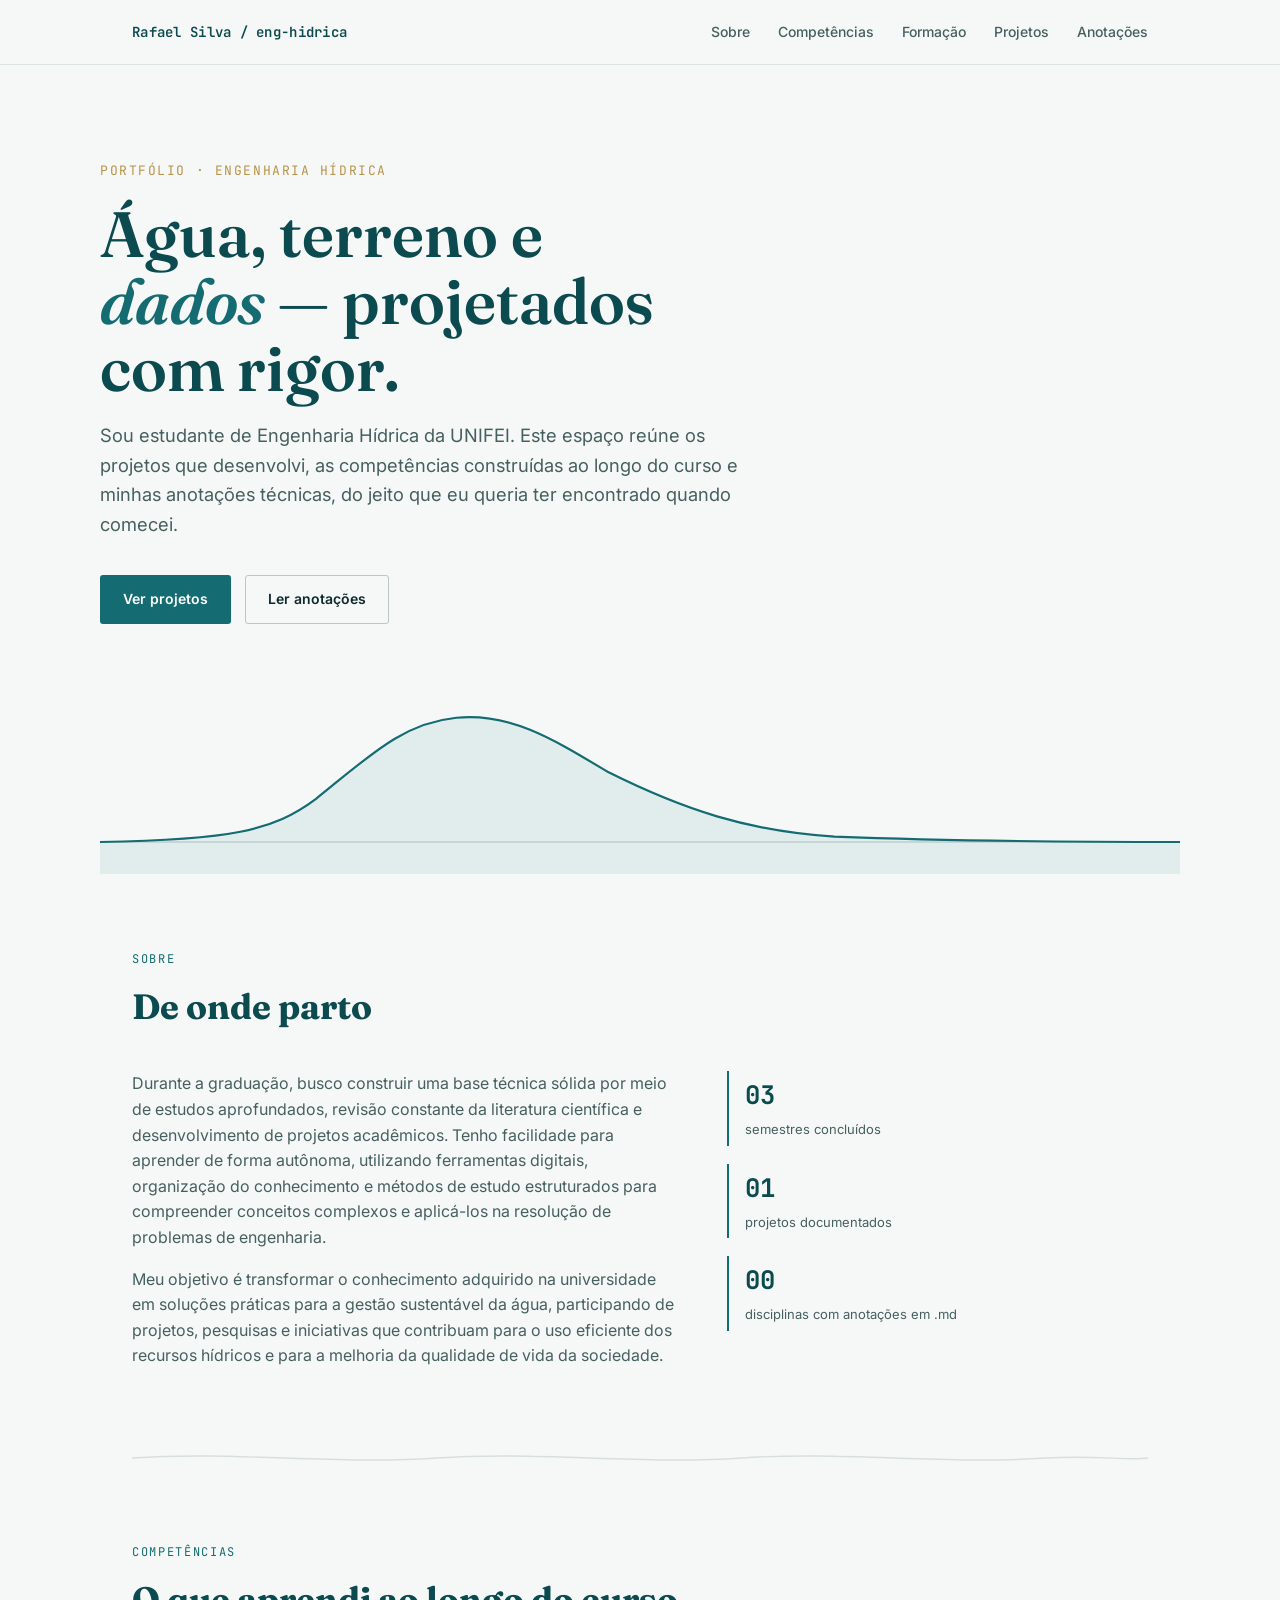
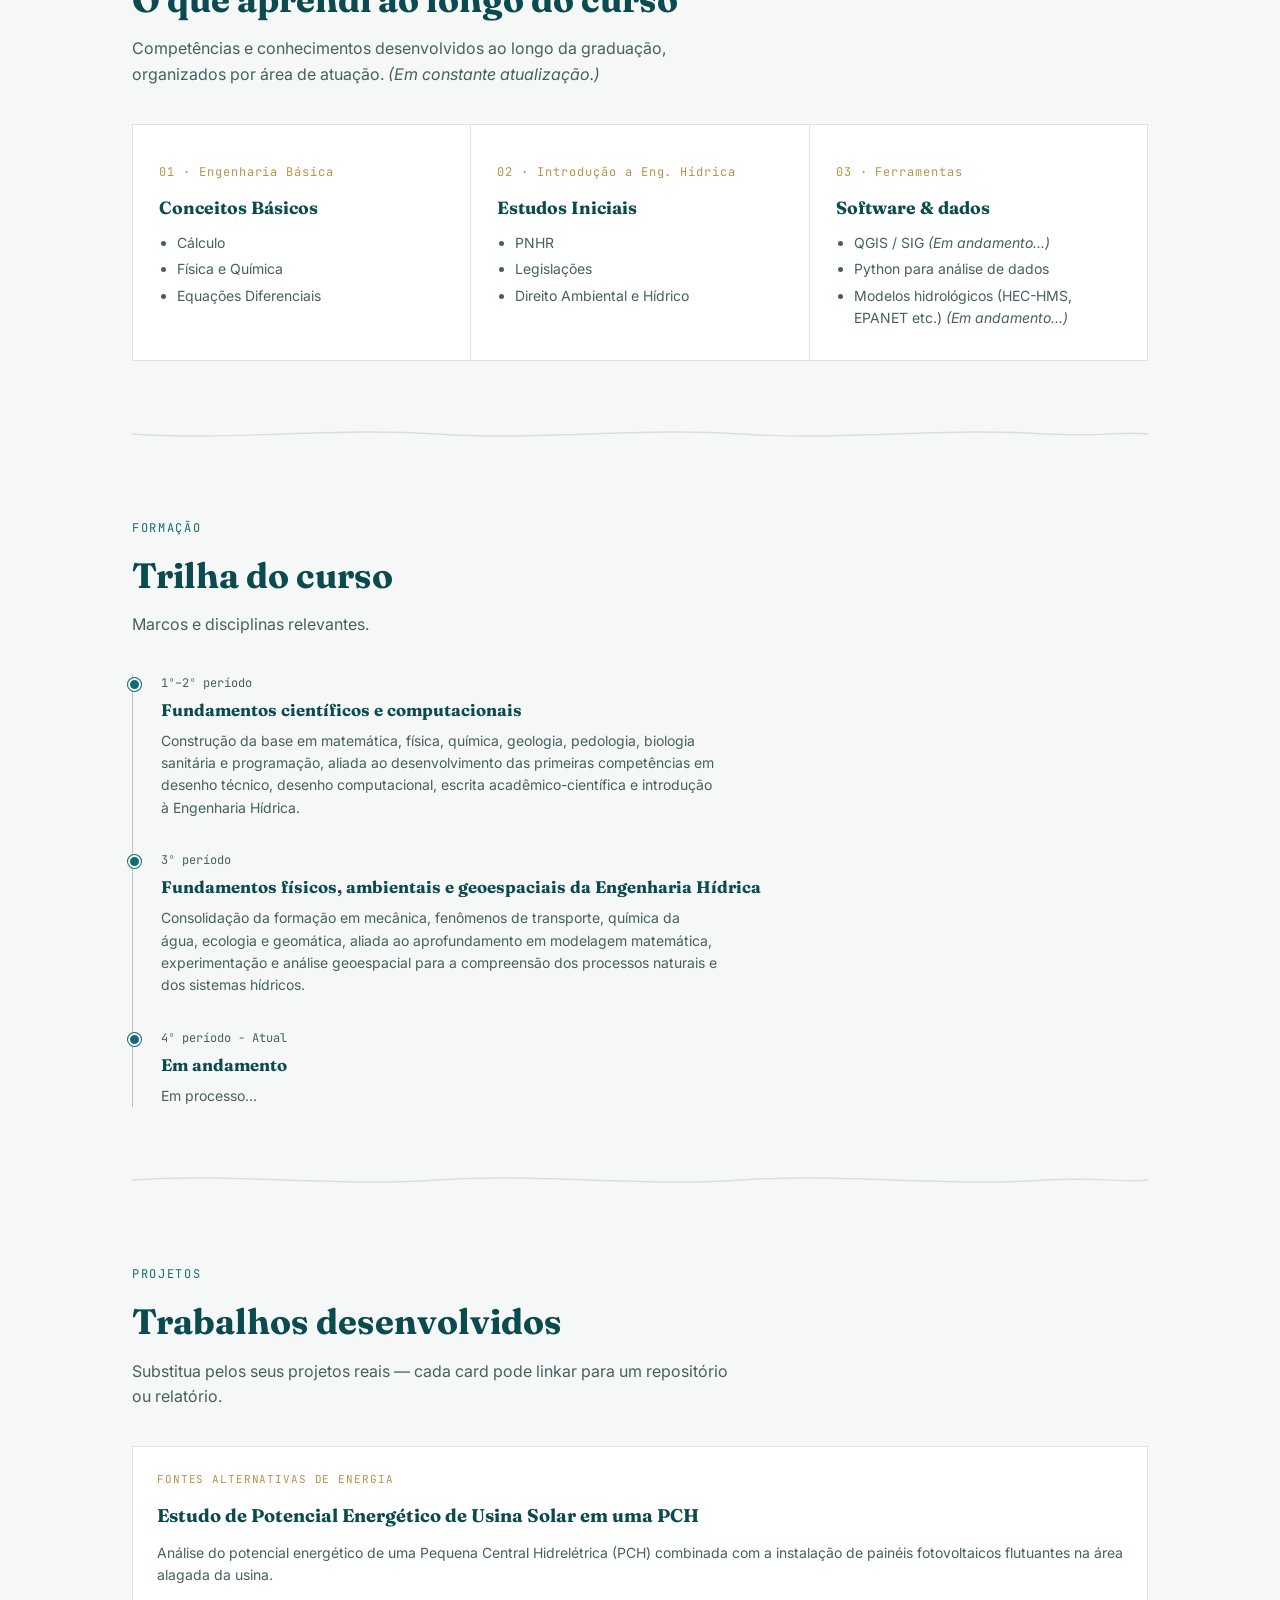
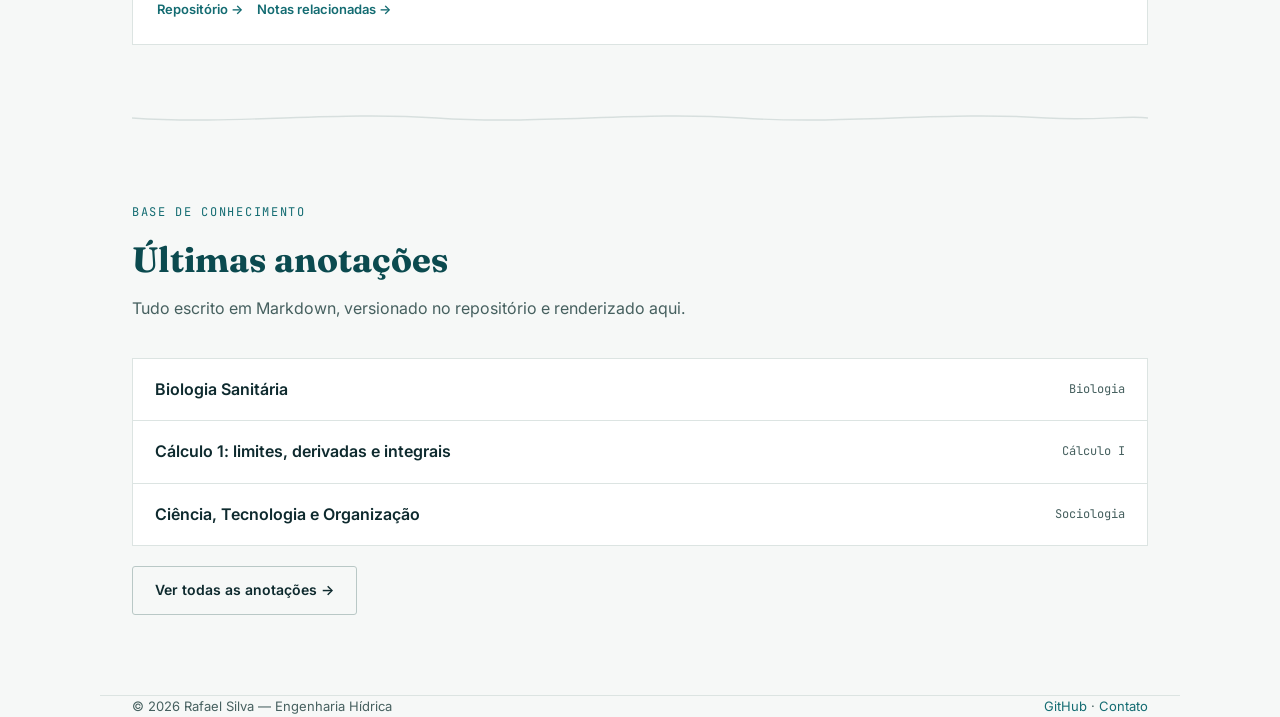
<file: index.html>
<!DOCTYPE html>
<html lang="pt-BR">
<head>
<meta charset="UTF-8">
<meta name="viewport" content="width=device-width, initial-scale=1.0">
<title>Seu Nome — Engenharia Hídrica</title>
<meta name="description" content="Portfólio de engenharia hídrica: projetos, competências e anotações de curso.">
<link rel="preconnect" href="https://fonts.googleapis.com">
<link href="https://fonts.googleapis.com/css2?family=Fraunces:ital,wght@0,500;0,600;1,500&family=Inter:wght@400;500;600;700&family=JetBrains+Mono:wght@400;600&display=swap" rel="stylesheet">
<link rel="stylesheet" href="css/style.css">
</head>
<body>

<nav class="nav">
  <div class="wrap">
    <a href="#" class="nav-brand">Rafael Silva / eng-hidrica</a>
    <ul class="nav-links">
      <li><a href="#sobre">Sobre</a></li>
      <li><a href="#competencias">Competências</a></li>
      <li><a href="#formacao">Formação</a></li>
      <li><a href="#projetos">Projetos</a></li>
      <li><a href="notes.html">Anotações</a></li>
    </ul>
  </div>
</nav>

<header class="hero wrap">
  <p class="hero-eyebrow">Portfólio · Engenharia Hídrica</p>
  <h1>Água, terreno e <em>dados</em> — projetados com rigor.</h1>
  <p class="lede">Sou estudante de Engenharia Hídrica da UNIFEI. Este espaço reúne os projetos que desenvolvi,
  as competências construídas ao longo do curso e minhas anotações técnicas, do jeito que eu queria ter encontrado quando comecei.</p>
  <div class="hero-actions">
    <a class="btn btn-primary" href="#projetos">Ver projetos</a>
    <a class="btn btn-ghost" href="notes.html">Ler anotações</a>
  </div>

  <!-- Signature element: an animated hydrograph (discharge curve), the
       defining chart of hydrology, drawn once on load. -->
  <svg class="hydrograph" viewBox="0 0 1000 180" preserveAspectRatio="none" aria-hidden="true">
    <line class="baseline" x1="0" y1="150" x2="1000" y2="150"/>
    <path class="fill" d="M0,150 C120,148 160,140 200,110 C250,70 280,40 330,35 C380,30 420,55 470,85 C540,120 600,140 680,145 C760,148 860,150 1000,150 L1000,180 L0,180 Z"/>
    <path class="curve" d="M0,150 C120,148 160,140 200,110 C250,70 280,40 330,35 C380,30 420,55 470,85 C540,120 600,140 680,145 C760,148 860,150 1000,150"/>
  </svg>
</header>

<main class="wrap">

  <section id="sobre">
    <div class="section-head">
      <p class="eyebrow">Sobre</p>
      <h2 class="section-title">De onde parto</h2>
    </div>
    <div class="about-grid">
      <div>
        <p>Durante a graduação, busco construir uma base técnica sólida por meio de estudos aprofundados, revisão constante da literatura científica e desenvolvimento de projetos acadêmicos. Tenho facilidade para aprender de forma autônoma, utilizando ferramentas digitais, organização do conhecimento e métodos de estudo estruturados para compreender conceitos complexos e aplicá-los na resolução de problemas de engenharia.</p>

        <p>Meu objetivo é transformar o conhecimento adquirido na universidade em soluções práticas para a gestão sustentável da água, participando de projetos, pesquisas e iniciativas que contribuam para o uso eficiente dos recursos hídricos e para a melhoria da qualidade de vida da sociedade.</p>
      </div>
      <div class="stat-list">
        <div class="stat"><span class="n">03</span><span class="l">semestres concluídos</span></div>
        <div class="stat"><span class="n">01</span><span class="l">projetos documentados</span></div>
        <div class="stat"><span class="n">00</span><span class="l">disciplinas com anotações em .md</span></div>
      </div>
    </div>
  </section>

  <svg class="flow-divider" viewBox="0 0 1000 18" preserveAspectRatio="none" aria-hidden="true">
    <path d="M0,9 C100,2 200,16 300,9 C400,2 500,16 600,9 C700,2 800,16 900,9 C950,6 980,12 1000,9"/>
  </svg>

  <section id="competencias">
    <div class="section-head">
      <p class="eyebrow">Competências</p>
      <h2 class="section-title">O que aprendi ao longo do curso</h2>
      <p class="section-sub">Competências e conhecimentos desenvolvidos ao longo da graduação, organizados por área de atuação. <i>(Em constante atualização.)</i></p>
    </div>
    <div class="skills-grid">
      <div class="skill-card">
        <p class="k">01 · Engenharia Básica</p>
        <h3>Conceitos Básicos</h3>
        <ul>
          <li>Cálculo</li>
          <li>Física e Química</li>
          <li>Equações Diferenciais</li>
        </ul>
      </div>
      <div class="skill-card">
        <p class="k">02 · Introdução a Eng. Hídrica</p>
        <h3>Estudos Iniciais</h3>
        <ul>
          <li>PNHR</li>
          <li>Legislações</li>
          <li>Direito Ambiental e Hídrico</li>
        </ul>
      </div>
      <div class="skill-card">
        <p class="k">03 · Ferramentas</p>
        <h3>Software &amp; dados</h3>
        <ul>
           <li>QGIS / SIG <i>(Em andamento...)</i></li>
          <li>Python para análise de dados</li>
          <li>Modelos hidrológicos (HEC-HMS, EPANET etc.) <i>(Em andamento...)</i></li>
        </ul>
      </div>
    </div>
  </section>

  <svg class="flow-divider" viewBox="0 0 1000 18" preserveAspectRatio="none" aria-hidden="true">
    <path d="M0,9 C100,16 200,2 300,9 C400,16 500,2 600,9 C700,16 800,2 900,9 C950,12 980,6 1000,9"/>
  </svg>

  <section id="formacao">
    <div class="section-head">
      <p class="eyebrow">Formação</p>
      <h2 class="section-title">Trilha do curso</h2>
      <p class="section-sub">Marcos e disciplinas relevantes.</p>
    </div>
    <div class="timeline">
      <div class="tl-item">
        <p class="tag">1º–2º período</p>
        <h4>Fundamentos científicos e computacionais</h4>
        <p>Construção da base em matemática, física, química, geologia, pedologia, biologia sanitária e programação, aliada ao desenvolvimento das primeiras competências em desenho técnico, desenho computacional, escrita acadêmico-científica e introdução à Engenharia Hídrica.</p>
      </div>
      <div class="tl-item">
        <p class="tag">3º período</p>
        <h4>Fundamentos físicos, ambientais e geoespaciais da Engenharia Hídrica</h4>
        <p>Consolidação da formação em mecânica, fenômenos de transporte, química da água, ecologia e geomática, aliada ao aprofundamento em modelagem matemática, experimentação e análise geoespacial para a compreensão dos processos naturais e dos sistemas hídricos.</p>
      </div>
      <div class="tl-item">
        <p class="tag">4º período - Atual</p>
        <h4>Em andamento</h4>
        <p>Em processo...</p>
      </div>
    </div>
  </section>

  <svg class="flow-divider" viewBox="0 0 1000 18" preserveAspectRatio="none" aria-hidden="true">
    <path d="M0,9 C100,2 200,16 300,9 C400,2 500,16 600,9 C700,2 800,16 900,9 C950,6 980,12 1000,9"/>
  </svg>

  <section id="projetos">
    <div class="section-head">
      <p class="eyebrow">Projetos</p>
      <h2 class="section-title">Trabalhos desenvolvidos</h2>
      <p class="section-sub">Substitua pelos seus projetos reais — cada card pode linkar para um repositório ou relatório.</p>
    </div>
    <div class="projects-grid">
      <article class="project-card">
        <p class="tag">Fontes Alternativas de Energia</p>
        <h3>Estudo de Potencial Energético de Usina Solar em uma PCH</h3>
        <p>Análise do potencial energético de uma Pequena Central Hidrelétrica (PCH) combinada com a instalação de painéis fotovoltaicos flutuantes na área alagada da usina.</p>
        <div class="links">
          <a href="https://github.com/RafaelMarceloSilva/Estudo-De-Potencial-Solar-PCH">Repositório →</a>
          <a href="notes.html">Notas relacionadas →</a>
        </div>
      </article>
    </div>
  </section>

  <svg class="flow-divider" viewBox="0 0 1000 18" preserveAspectRatio="none" aria-hidden="true">
    <path d="M0,9 C100,16 200,2 300,9 C400,16 500,2 600,9 C700,16 800,2 900,9 C950,12 980,6 1000,9"/>
  </svg>

  <section id="notas-preview">
    <div class="section-head">
      <p class="eyebrow">Base de conhecimento</p>
      <h2 class="section-title">Últimas anotações</h2>
      <p class="section-sub">Tudo escrito em Markdown, versionado no repositório e renderizado aqui.</p>
    </div>
    <div class="notes-preview-list" id="notes-preview-list">
      <!-- preenchido via js/notes.js -->
    </div>
    <p style="margin-top:20px;"><a href="notes.html" class="btn btn-ghost">Ver todas as anotações →</a></p>
  </section>

</main>

<footer class="wrap">
  <span>© <span id="year"></span> Rafael Silva — Engenharia Hídrica</span>
  <span><a href="https://github.com/seu-usuario" target="_blank" rel="noopener">GitHub</a> · <a href="mailto:Rafael.Silva030812@gmail.com">Contato</a></span>
</footer>

<script>document.getElementById('year').textContent = new Date().getFullYear();</script>
<script src="js/notes.js"></script>
<script>
  // Render top 3 notes as a preview on the homepage
  if (window.NOTES_INDEX) {
    const list = document.getElementById('notes-preview-list');
    NOTES_INDEX.slice(0, 3).forEach(n => {
      const a = document.createElement('a');
      a.href = `notes.html#${n.slug}`;
      a.className = 'notes-preview-item';
      a.innerHTML = `<span class="title">${n.title}</span><span class="meta">${n.category}</span>`;
      list.appendChild(a);
    });
  }
</script>
</body>
</html>
</file>
<file: css/style.css>
/* ============================================================
   Design tokens — Engenharia Hídrica portfolio
   Palette: paper + deep teal (water) + sediment gold accent
   ============================================================ */
:root {
  --bg: #F6F8F7;
  --bg-panel: #FFFFFF;
  --ink: #0E2A2E;
  --ink-soft: #46605F;
  --teal: #146C72;
  --teal-deep: #0B4A4F;
  --teal-light: #4E97A0;
  --gold: #B8934A;
  --line: #DCE4E2;
  --line-strong: #B9C8C6;

  --font-display: "Fraunces", "Georgia", serif;
  --font-body: "Inter", -apple-system, sans-serif;
  --font-mono: "JetBrains Mono", "SF Mono", monospace;

  --maxw: 1080px;
}

* { box-sizing: border-box; }

html { scroll-behavior: smooth; }

body {
  margin: 0;
  background: var(--bg);
  color: var(--ink);
  font-family: var(--font-body);
  font-size: 16px;
  line-height: 1.6;
  -webkit-font-smoothing: antialiased;
}

img, svg { display: block; max-width: 100%; }

a { color: inherit; }

.wrap {
  max-width: var(--maxw);
  margin: 0 auto;
  padding: 0 32px;
}

/* ---------- Nav ---------- */
.nav {
  position: sticky;
  top: 0;
  z-index: 50;
  background: rgba(246, 248, 247, 0.86);
  backdrop-filter: blur(10px);
  border-bottom: 1px solid var(--line);
}
.nav .wrap {
  display: flex;
  align-items: center;
  justify-content: space-between;
  height: 64px;
}
.nav-brand {
  font-family: var(--font-mono);
  font-size: 14px;
  letter-spacing: 0.02em;
  color: var(--teal-deep);
  text-decoration: none;
  font-weight: 600;
}
.nav-links {
  display: flex;
  gap: 28px;
  list-style: none;
  margin: 0;
  padding: 0;
}
.nav-links a {
  text-decoration: none;
  font-size: 14px;
  color: var(--ink-soft);
  font-weight: 500;
  transition: color .2s ease;
}
.nav-links a:hover, .nav-links a.active { color: var(--teal); }

/* ---------- Hero ---------- */
.hero {
  padding: 96px 0 64px;
  position: relative;
  overflow: hidden;
}
.hero-eyebrow {
  font-family: var(--font-mono);
  font-size: 13px;
  color: var(--gold);
  text-transform: uppercase;
  letter-spacing: 0.12em;
  margin: 0 0 18px;
}
.hero h1 {
  font-family: var(--font-display);
  font-weight: 600;
  font-size: clamp(2.4rem, 5vw, 4rem);
  line-height: 1.05;
  margin: 0 0 20px;
  color: var(--teal-deep);
  max-width: 14ch;
}
.hero h1 em {
  font-style: italic;
  color: var(--teal);
}
.hero p.lede {
  font-size: 1.15rem;
  color: var(--ink-soft);
  max-width: 56ch;
  margin: 0 0 36px;
}
.hero-actions { display: flex; gap: 14px; flex-wrap: wrap; }

.btn {
  display: inline-flex;
  align-items: center;
  gap: 8px;
  padding: 12px 22px;
  border-radius: 3px;
  font-size: 14px;
  font-weight: 600;
  text-decoration: none;
  border: 1px solid transparent;
  cursor: pointer;
  transition: transform .15s ease, background .2s ease, border-color .2s ease;
}
.btn:hover { transform: translateY(-1px); }
.btn-primary { background: var(--teal); color: #fff; }
.btn-primary:hover { background: var(--teal-deep); }
.btn-ghost { border-color: var(--line-strong); color: var(--ink); background: transparent; }
.btn-ghost:hover { border-color: var(--teal); color: var(--teal); }

/* Hydrograph signature line */
.hydrograph {
  margin-top: 56px;
  width: 100%;
  height: auto;
}
.hydrograph path.curve {
  fill: none;
  stroke: var(--teal);
  stroke-width: 2;
  stroke-linecap: round;
  stroke-dasharray: 1400;
  stroke-dashoffset: 1400;
  animation: draw 2.2s ease forwards .3s;
}
.hydrograph path.fill {
  fill: var(--teal-light);
  opacity: 0.12;
}
.hydrograph .baseline { stroke: var(--line-strong); stroke-width: 1; }
@keyframes draw { to { stroke-dashoffset: 0; } }
@media (prefers-reduced-motion: reduce) {
  .hydrograph path.curve { animation: none; stroke-dashoffset: 0; }
}

/* Divider reused as section rule */
.flow-divider { width: 100%; height: 18px; margin: 0 0 64px; opacity: 0.5; }
.flow-divider path { fill: none; stroke: var(--line-strong); stroke-width: 1.4; }

/* ---------- Section shell ---------- */
section { padding: 12px 0 64px; }
.section-head { margin-bottom: 36px; }
.eyebrow {
  font-family: var(--font-mono);
  font-size: 12px;
  color: var(--teal);
  text-transform: uppercase;
  letter-spacing: 0.14em;
  margin: 0 0 10px;
}
h2.section-title {
  font-family: var(--font-display);
  font-size: clamp(1.6rem, 3vw, 2.2rem);
  margin: 0 0 8px;
  color: var(--teal-deep);
}
.section-sub { color: var(--ink-soft); max-width: 60ch; margin: 0; }

/* ---------- About / stats ---------- */
.about-grid {
  display: grid;
  grid-template-columns: 1.3fr 1fr;
  gap: 48px;
  align-items: start;
}
.about-grid p { color: var(--ink-soft); margin: 0 0 16px; }
.stat-list { display: grid; gap: 18px; }
.stat {
  border-left: 2px solid var(--teal);
  padding: 4px 0 4px 16px;
}
.stat .n {
  font-family: var(--font-mono);
  font-size: 1.6rem;
  color: var(--teal-deep);
  font-weight: 700;
  display: block;
}
.stat .l { font-size: 13px; color: var(--ink-soft); }

/* ---------- Skills ---------- */
.skills-grid {
  display: grid;
  grid-template-columns: repeat(auto-fit, minmax(230px, 1fr));
  gap: 1px;
  background: var(--line);
  border: 1px solid var(--line);
}
.skill-card {
  background: var(--bg-panel);
  padding: 26px;
}
.skill-card .k {
  font-family: var(--font-mono);
  font-size: 12px;
  color: var(--gold);
  letter-spacing: 0.08em;
}
.skill-card h3 {
  font-family: var(--font-display);
  font-size: 1.1rem;
  margin: 8px 0 10px;
  color: var(--teal-deep);
}
.skill-card ul { margin: 0; padding-left: 18px; color: var(--ink-soft); font-size: 14px; }
.skill-card li { margin-bottom: 4px; }

/* ---------- Timeline (course modules) ---------- */
.timeline { position: relative; padding-left: 28px; border-left: 1px solid var(--line-strong); }
.tl-item { position: relative; padding-bottom: 32px; }
.tl-item:last-child { padding-bottom: 0; }
.tl-item::before {
  content: "";
  position: absolute;
  left: -33px;
  top: 4px;
  width: 9px; height: 9px;
  border-radius: 50%;
  background: var(--teal);
  border: 2px solid var(--bg);
  box-shadow: 0 0 0 1px var(--teal);
}
.tl-item .tag {
  font-family: var(--font-mono);
  font-size: 12px;
  color: var(--ink-soft);
}
.tl-item h4 { margin: 4px 0 6px; font-family: var(--font-display); color: var(--teal-deep); font-size: 1.05rem; }
.tl-item p { margin: 0; color: var(--ink-soft); font-size: 14px; max-width: 62ch; }

/* ---------- Projects ---------- */
.projects-grid { display: grid; grid-template-columns: repeat(auto-fit, minmax(280px, 1fr)); gap: 24px; }
.project-card {
  border: 1px solid var(--line);
  background: var(--bg-panel);
  padding: 24px;
  display: flex;
  flex-direction: column;
  gap: 12px;
  transition: border-color .2s ease, transform .2s ease;
}
.project-card:hover { border-color: var(--teal); transform: translateY(-2px); }
.project-card .tag { font-family: var(--font-mono); font-size: 11px; color: var(--gold); text-transform: uppercase; letter-spacing: .08em; }
.project-card h3 { font-family: var(--font-display); margin: 0; font-size: 1.15rem; color: var(--teal-deep); }
.project-card p { margin: 0; color: var(--ink-soft); font-size: 14px; flex-grow: 1; }
.project-card .links { display: flex; gap: 14px; font-size: 13px; font-weight: 600; }
.project-card .links a { color: var(--teal); text-decoration: none; }
.project-card .links a:hover { text-decoration: underline; }

/* ---------- Notes preview ---------- */
.notes-preview-list { display: grid; gap: 1px; background: var(--line); border: 1px solid var(--line); }
.notes-preview-item {
  background: var(--bg-panel);
  padding: 18px 22px;
  display: flex;
  justify-content: space-between;
  align-items: center;
  text-decoration: none;
  color: var(--ink);
}
.notes-preview-item:hover { background: #FAFCFB; }
.notes-preview-item .title { font-weight: 600; }
.notes-preview-item .meta { font-family: var(--font-mono); font-size: 12px; color: var(--ink-soft); }

/* ---------- Footer ---------- */
footer {
  border-top: 1px solid var(--line);
  padding: 32px 0;
  color: var(--ink-soft);
  font-size: 13px;
  display: flex;
  justify-content: space-between;
  flex-wrap: wrap;
  gap: 12px;
}
footer a { color: var(--teal); text-decoration: none; }

/* ---------- Responsive ---------- */
@media (max-width: 760px) {
  .about-grid { grid-template-columns: 1fr; }
  .nav-links { gap: 16px; }
}

/* ---------- Focus states ---------- */
a:focus-visible, button:focus-visible {
  outline: 2px solid var(--teal);
  outline-offset: 2px;
}
</file>
